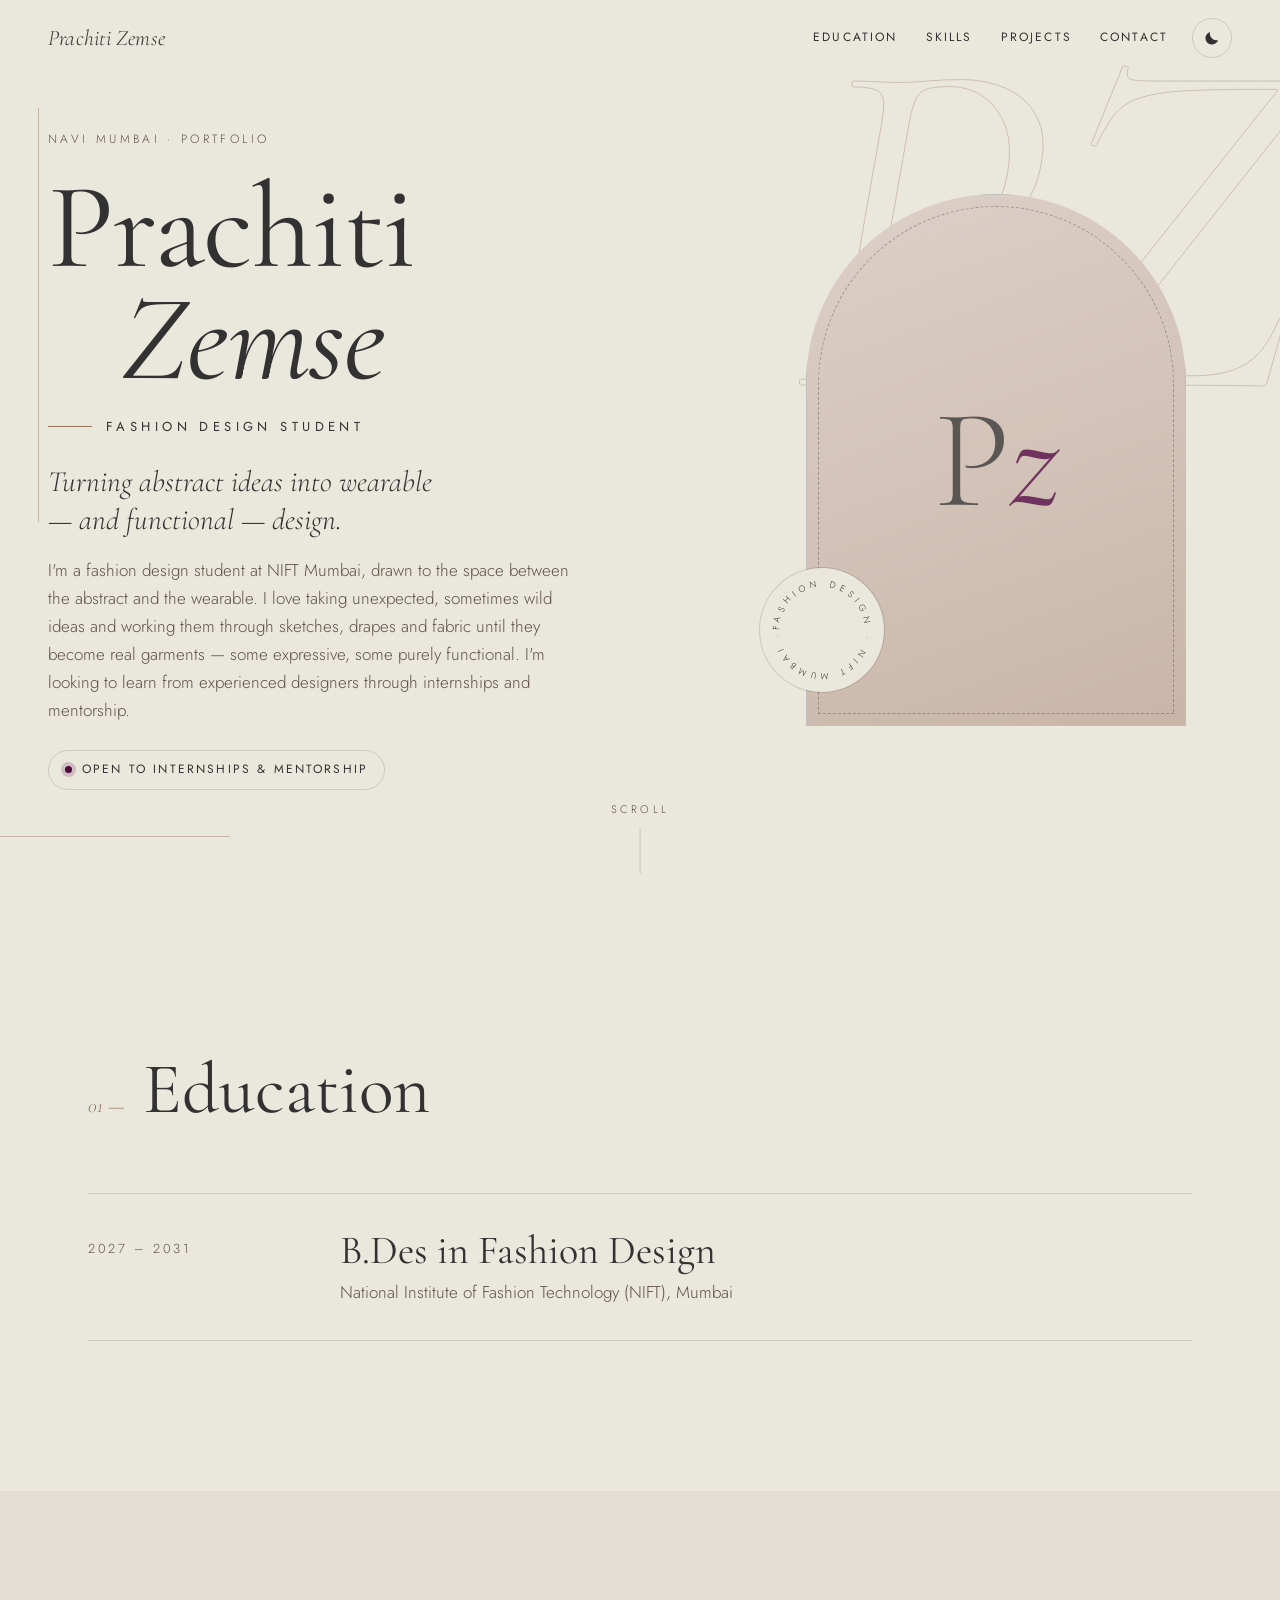
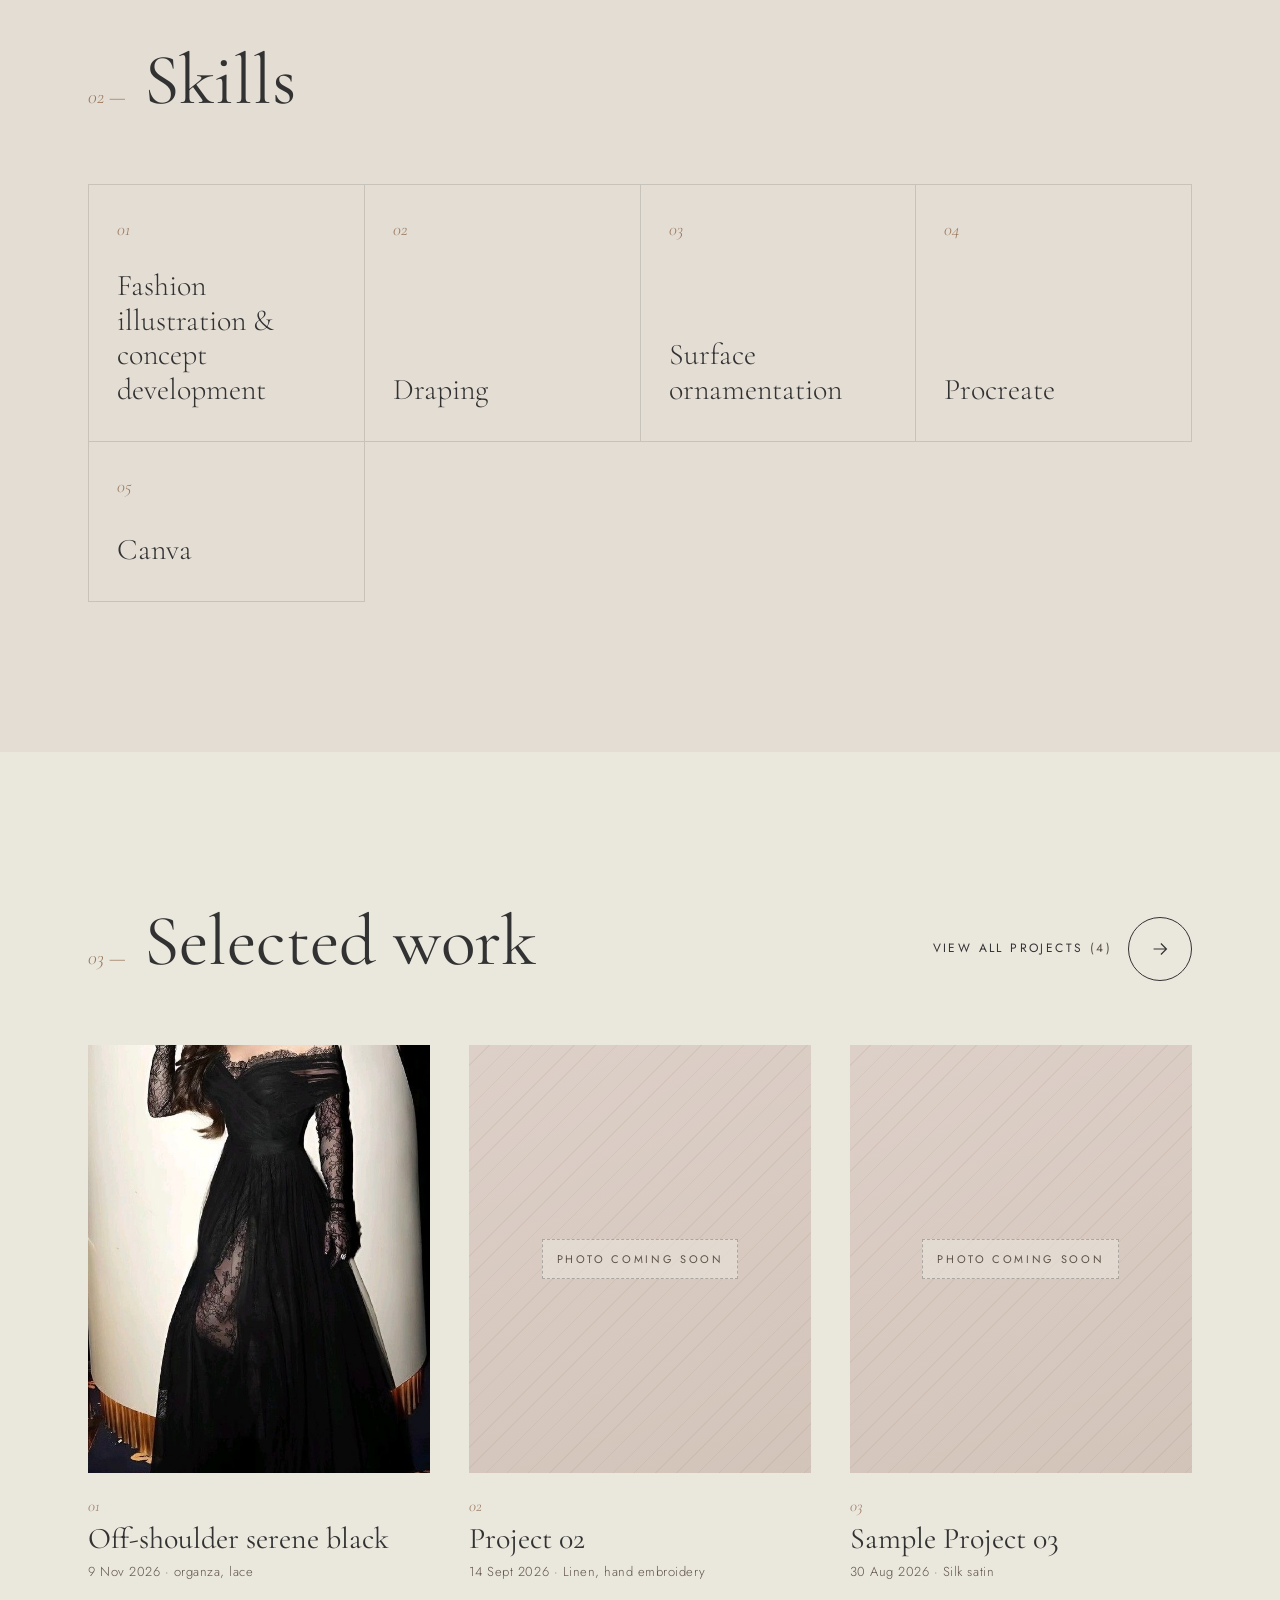
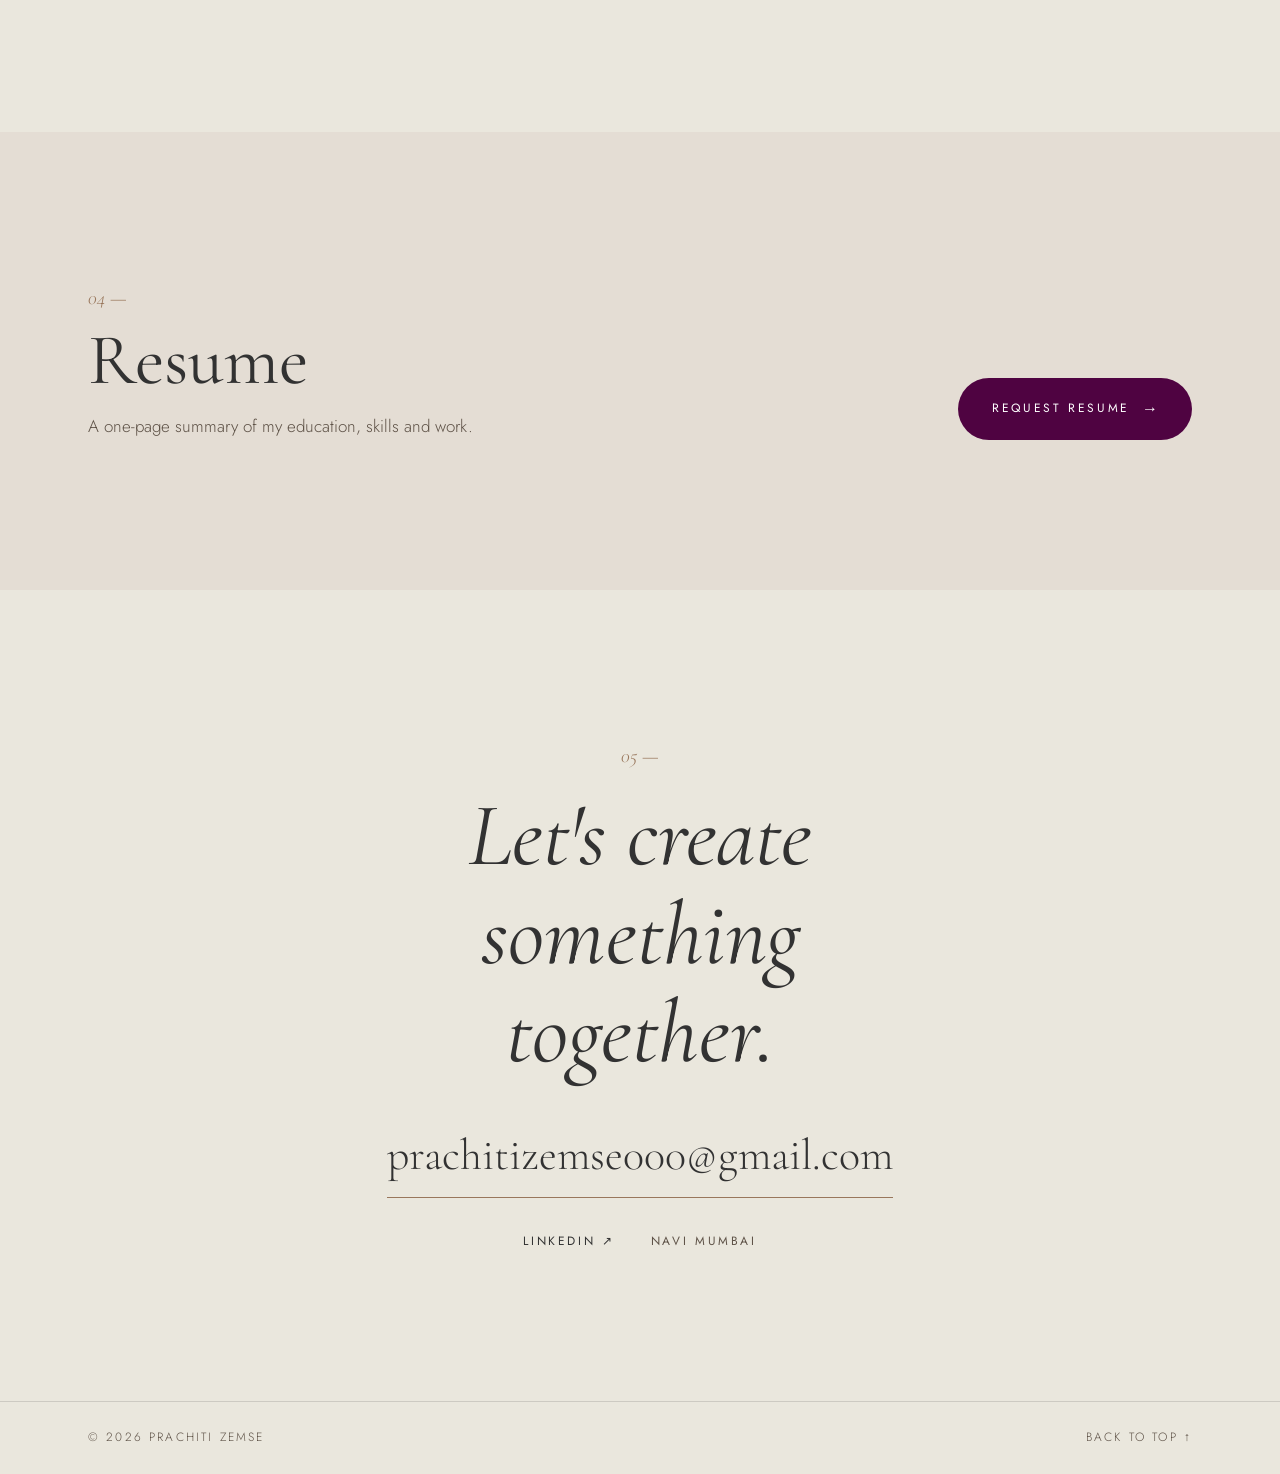
<file: index.html>
<!doctype html>
<html lang="en">
<head>
  <meta charset="utf-8">
  <meta name="viewport" content="width=device-width, initial-scale=1">
  <title>Prachiti Zemse — Fashion Design Portfolio</title>
  <meta name="description" content="Portfolio of Prachiti Zemse, fashion design student at NIFT Mumbai.">
  <meta property="og:title" content="Prachiti Zemse — Fashion Design Portfolio">
  <meta property="og:description" content="Fashion design student at NIFT Mumbai.">
  <link rel="icon" href="favicon.svg" type="image/svg+xml">
  <script>(function(){var t;try{t=localStorage.getItem('theme')}catch(e){}if(t!=='light'&&t!=='dark'){t=window.matchMedia('(prefers-color-scheme: dark)').matches?'dark':'light'}document.documentElement.setAttribute('data-theme',t)})();</script>
  <link rel="preconnect" href="https://fonts.googleapis.com">
  <link rel="preconnect" href="https://fonts.gstatic.com" crossorigin>
  <link rel="stylesheet" href="https://fonts.googleapis.com/css2?family=Cormorant+Garamond:ital,wght@0,400;0,500;0,600;1,400;1,500&family=Jost:wght@300;400;500&display=swap">
  <link rel="stylesheet" href="style.css">
</head>
<body data-page="home">
  <a class="skip-link" href="#main">Skip to content</a>

  <header class="site-header">
    <a class="brand" href="#top" data-field="name">Prachiti Zemse</a>
    <nav class="nav" aria-label="Sections">
      <a href="#education">Education</a>
      <a href="#skills">Skills</a>
      <a href="#projects">Projects</a>
      <a href="#contact">Contact</a>
    </nav>
    <button class="theme-toggle" type="button" aria-label="Toggle dark mode">
      <svg class="icon-sun" viewBox="0 0 24 24" aria-hidden="true"><circle cx="12" cy="12" r="4.2"/><path d="M12 2.5v2.2M12 19.3v2.2M2.5 12h2.2M19.3 12h2.2M5.3 5.3l1.6 1.6M17.1 17.1l1.6 1.6M5.3 18.7l1.6-1.6M17.1 6.9l1.6-1.6"/></svg>
      <svg class="icon-moon" viewBox="0 0 24 24" aria-hidden="true"><path d="M20 14.5A8.5 8.5 0 0 1 9.5 4a8.5 8.5 0 1 0 10.5 10.5z"/></svg>
    </button>
  </header>

  <main id="main">
    <!-- HERO / ABOUT -->
    <section class="hero" id="top">
      <div class="hero-mono" data-speed="0.45" aria-hidden="true">PZ</div>
      <div class="hero-rule hero-rule--a" data-speed="0.2" aria-hidden="true"></div>
      <div class="hero-rule hero-rule--b" data-speed="0.32" aria-hidden="true"></div>

      <div class="hero-inner">
        <div class="hero-text" data-speed="0.18">
          <p class="eyebrow"><span data-field="city">Navi Mumbai</span> · Portfolio</p>
          <h1 class="hero-name" data-name-split>Prachiti Zemse</h1>
          <p class="hero-title" data-field="title">Fashion Design Student</p>
          <p class="hero-tagline" data-field="tagline"></p>
          <p class="hero-about" data-field="about"></p>
          <p class="pill" data-field="availability" data-hide-empty></p>
        </div>

        <figure class="hero-figure" data-speed="0.08">
          <div class="arch">
            <img class="arch-img" alt="" hidden>
            <span class="arch-mono" aria-hidden="true">P<em>z</em></span>
          </div>
          <svg class="badge" viewBox="0 0 120 120" aria-hidden="true" data-rotate>
            <defs><path id="badge-circle" d="M60,60 m-46,0 a46,46 0 1,1 92,0 a46,46 0 1,1 -92,0"/></defs>
            <text><textPath href="#badge-circle" textLength="286" lengthAdjust="spacing">FASHION DESIGN · NIFT MUMBAI · </textPath></text>
          </svg>
        </figure>
      </div>

      <a class="scroll-cue" href="#education"><span>Scroll</span><i aria-hidden="true"></i></a>
    </section>

    <!-- EDUCATION -->
    <section class="section" id="education">
      <div class="container">
        <header class="section-head reveal">
          <span class="section-num">01</span>
          <h2 class="section-title">Education</h2>
        </header>
        <ol class="edu-list" data-list="education"></ol>
      </div>
    </section>

    <!-- SKILLS -->
    <section class="section section--alt" id="skills">
      <div class="container">
        <header class="section-head reveal">
          <span class="section-num">02</span>
          <h2 class="section-title">Skills</h2>
        </header>
        <ul class="skill-grid" data-list="skills"></ul>
      </div>
    </section>

    <!-- PROJECTS -->
    <section class="section" id="projects">
      <div class="container">
        <div class="projects-head">
          <header class="section-head reveal">
            <span class="section-num">03</span>
            <h2 class="section-title">Selected work</h2>
          </header>
          <a class="view-all reveal" href="projects.html">
            <span class="view-all-text">View all projects <small data-count></small></span>
            <span class="view-all-circle" aria-hidden="true">
              <svg viewBox="0 0 24 24"><path d="M5 12h14M13 6l6 6-6 6"/></svg>
            </span>
          </a>
        </div>
        <div class="project-grid" data-projects="featured"></div>
      </div>
    </section>

    <!-- RESUME -->
    <section class="section section--alt" id="resume">
      <div class="container resume-row reveal">
        <div>
          <span class="section-num">04</span>
          <h2 class="section-title">Resume</h2>
          <p class="muted">A one-page summary of my education, skills and work.</p>
        </div>
        <a class="btn" data-resume href="#" target="_blank" rel="noopener">View resume</a>
      </div>
    </section>

    <!-- CONTACT -->
    <section class="section contact" id="contact">
      <div class="container reveal">
        <span class="section-num">05</span>
        <h2 class="contact-heading" data-field="contact_heading">Let's create something together.</h2>
        <a class="contact-email" data-email href="#"></a>
        <ul class="contact-links">
          <li><a data-linkedin href="#" target="_blank" rel="noopener">LinkedIn ↗</a></li>
          <li><span data-field="city"></span></li>
        </ul>
      </div>
    </section>
  </main>

  <footer class="site-footer">
    <div class="container footer-row">
      <span>© <span data-year></span> <span data-field="name"></span></span>
      <a href="#top">Back to top ↑</a>
    </div>
  </footer>

  <script src="app.js" defer></script>
</body>
</html>
</file>
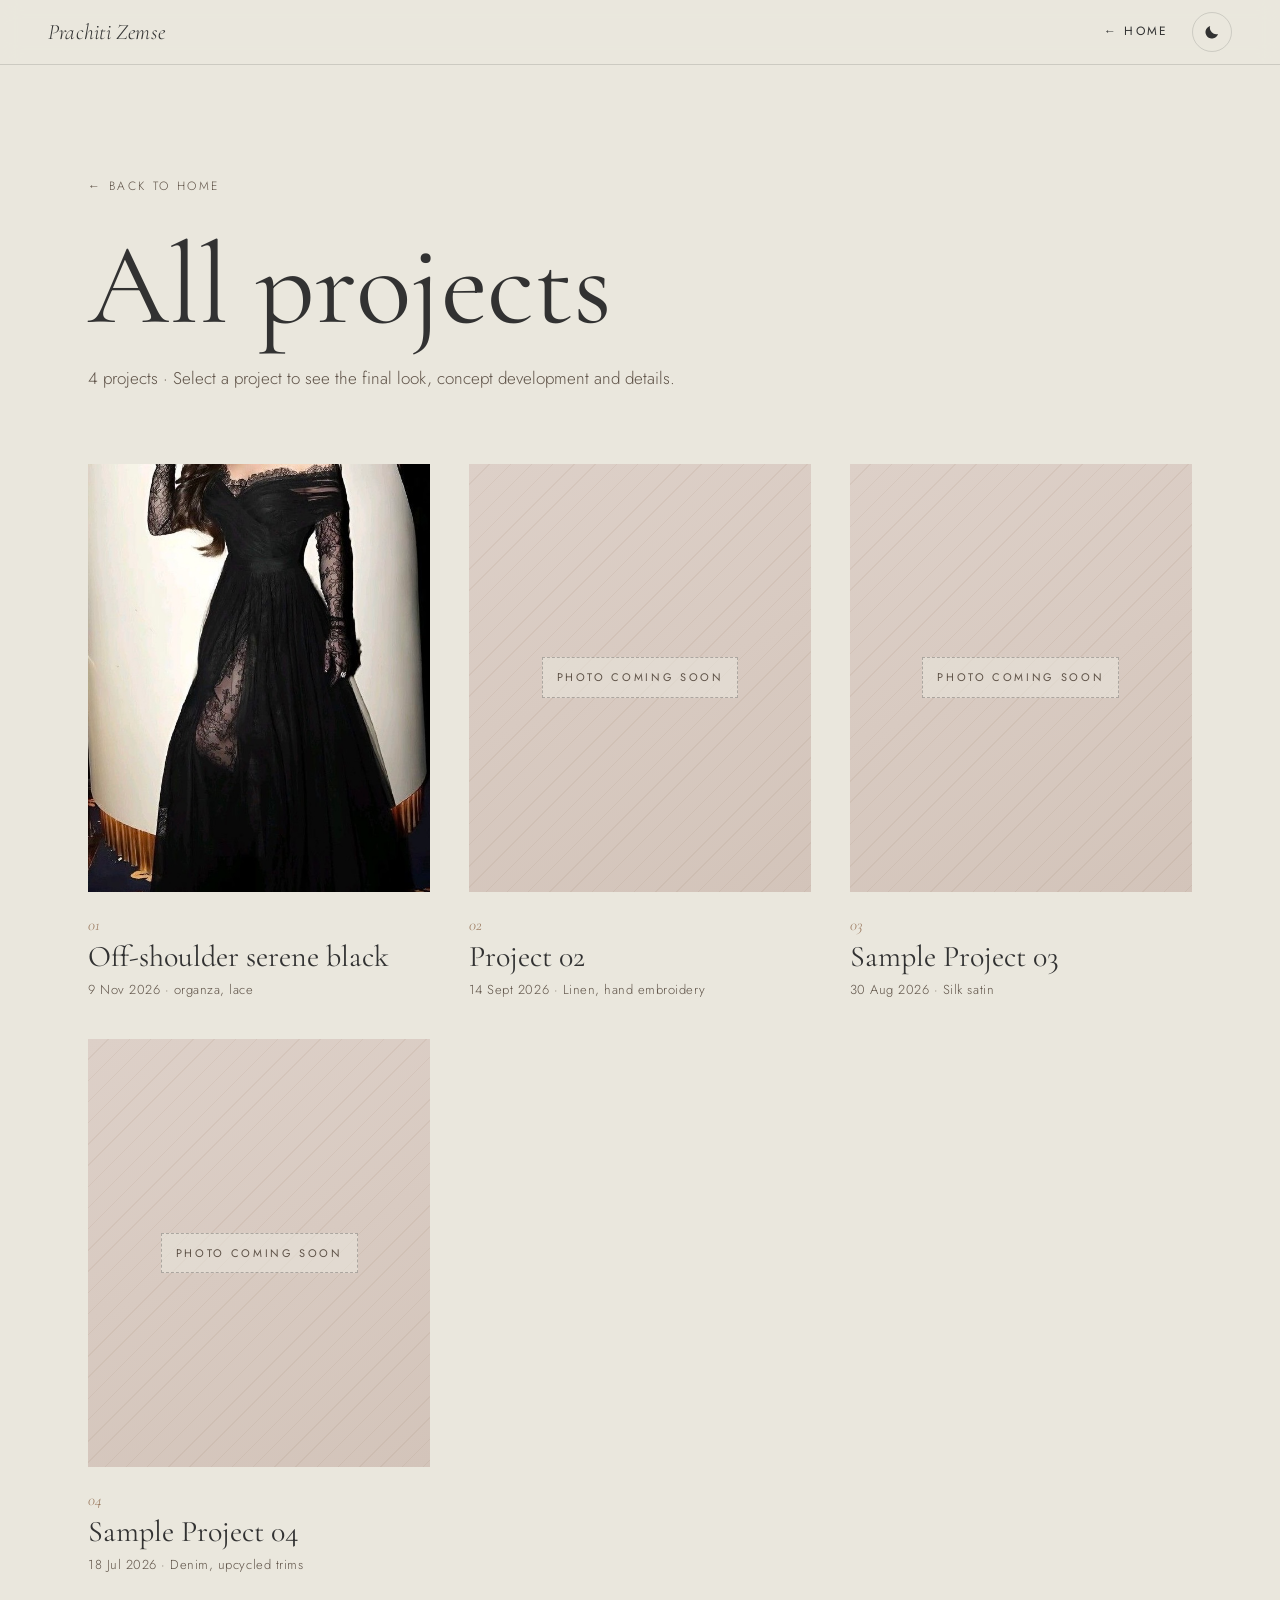
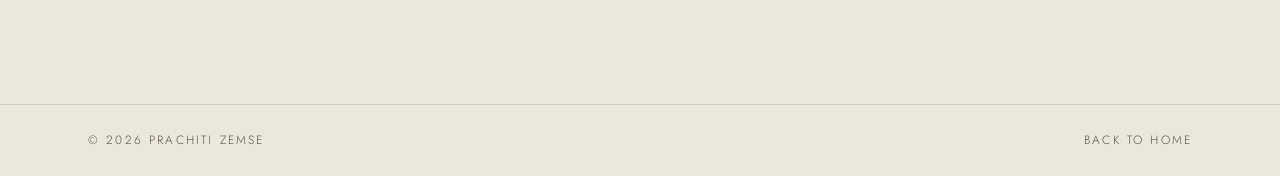
<file: projects.html>
<!doctype html>
<html lang="en">
<head>
  <meta charset="utf-8">
  <meta name="viewport" content="width=device-width, initial-scale=1">
  <title>All projects — Prachiti Zemse</title>
  <meta name="description" content="All fashion design projects by Prachiti Zemse.">
  <link rel="icon" href="favicon.svg" type="image/svg+xml">
  <script>(function(){var t;try{t=localStorage.getItem('theme')}catch(e){}if(t!=='light'&&t!=='dark'){t=window.matchMedia('(prefers-color-scheme: dark)').matches?'dark':'light'}document.documentElement.setAttribute('data-theme',t)})();</script>
  <link rel="preconnect" href="https://fonts.googleapis.com">
  <link rel="preconnect" href="https://fonts.gstatic.com" crossorigin>
  <link rel="stylesheet" href="https://fonts.googleapis.com/css2?family=Cormorant+Garamond:ital,wght@0,400;0,500;0,600;1,400;1,500&family=Jost:wght@300;400;500&display=swap">
  <link rel="stylesheet" href="style.css">
</head>
<body data-page="projects">
  <a class="skip-link" href="#main">Skip to content</a>

  <header class="site-header site-header--solid">
    <a class="brand" href="index.html" data-field="name">Prachiti Zemse</a>
    <nav class="nav nav--always" aria-label="Site">
      <a href="index.html">← Home</a>
    </nav>
    <button class="theme-toggle" type="button" aria-label="Toggle dark mode">
      <svg class="icon-sun" viewBox="0 0 24 24" aria-hidden="true"><circle cx="12" cy="12" r="4.2"/><path d="M12 2.5v2.2M12 19.3v2.2M2.5 12h2.2M19.3 12h2.2M5.3 5.3l1.6 1.6M17.1 17.1l1.6 1.6M5.3 18.7l1.6-1.6M17.1 6.9l1.6-1.6"/></svg>
      <svg class="icon-moon" viewBox="0 0 24 24" aria-hidden="true"><path d="M20 14.5A8.5 8.5 0 0 1 9.5 4a8.5 8.5 0 1 0 10.5 10.5z"/></svg>
    </button>
  </header>

  <main id="main" class="page-projects">
    <div class="container">
      <header class="page-head reveal">
        <a class="back-link" href="index.html">← Back to home</a>
        <h1 class="page-title">All projects</h1>
        <p class="muted"><span data-count></span> · Select a project to see the final look, concept development and details.</p>
      </header>
      <div class="project-grid project-grid--all" data-projects="all"></div>
    </div>
  </main>

  <footer class="site-footer">
    <div class="container footer-row">
      <span>© <span data-year></span> <span data-field="name"></span></span>
      <a href="index.html">Back to home</a>
    </div>
  </footer>

  <script src="app.js" defer></script>
</body>
</html>
</file>
<file: style.css>
/* ==========================================================
   Prachiti Zemse — Portfolio
   Colours, fonts and spacing live in the tokens below.
   ========================================================== */

:root {
  --bg: #EAE7DD;          /* Narvik */
  --surface: #DDD0C8;     /* Beige */
  --text: #323232;        /* Dark grey */
  --muted: #5E5247;
  --accent: #4F0341;      /* Tyrian purple */
  --on-accent: #FFFFFF;
  --detail: #99775C;      /* Sorrell brown — lines & ornaments only */
  --line: rgba(50, 50, 50, 0.16);
  --overlay: rgba(26, 24, 23, 0.55);
  --ph-a: #DDD0C8;
  --ph-b: #D3C4BA;

  --serif: "Cormorant Garamond", "Cormorant", Georgia, "Times New Roman", serif;
  --sans: "Jost", "Futura", "Helvetica Neue", Arial, sans-serif;

  --gutter: clamp(16px, 4vw, 48px);
  --maxw: 1200px;
  --radius: 2px;
  --ease: cubic-bezier(.22, .61, .36, 1);
  color-scheme: light;
}

:root[data-theme="dark"] {
  --bg: #1A1817;
  --surface: #323232;     /* Dark grey */
  --text: #EAE7DD;        /* Narvik */
  --muted: #B9AEA4;
  --accent: #DDD0C8;      /* Beige */
  --on-accent: #1A1817;
  --detail: #99775C;
  --line: rgba(234, 231, 221, 0.16);
  --overlay: rgba(0, 0, 0, 0.7);
  --ph-a: #2A2725;
  --ph-b: #33302D;
  color-scheme: dark;
}

/* ---------- Base ---------- */
*, *::before, *::after { box-sizing: border-box; }
html { scroll-behavior: smooth; -webkit-text-size-adjust: 100%; }
body {
  margin: 0;
  background: var(--bg);
  color: var(--text);
  font-family: var(--sans);
  font-weight: 300;
  font-size: 17px;
  line-height: 1.65;
  overflow-x: hidden;
  transition: background-color .4s var(--ease), color .4s var(--ease);
}
img { display: block; max-width: 100%; }
a { color: inherit; text-decoration: none; }
button { font: inherit; color: inherit; }
h1, h2, h3 { font-family: var(--serif); font-weight: 400; line-height: 1.1; margin: 0; }
p { margin: 0; }
::selection { background: var(--accent); color: var(--on-accent); }
:focus-visible { outline: 2px solid var(--accent); outline-offset: 3px; }

.container { width: 100%; max-width: var(--maxw); margin: 0 auto; padding: 0 var(--gutter); }
.muted { color: var(--muted); }
.skip-link {
  position: absolute; left: 16px; top: -60px; z-index: 100;
  background: var(--accent); color: var(--on-accent); padding: 8px 14px;
}
.skip-link:focus { top: 12px; }

/* ---------- Header ---------- */
.site-header {
  position: fixed; inset: 0 0 auto 0; z-index: 40;
  display: flex; align-items: center; gap: 24px;
  padding: 18px var(--gutter);
  transition: background-color .4s var(--ease), box-shadow .4s var(--ease), padding .4s var(--ease);
}
.site-header.is-scrolled, .site-header--solid {
  background: color-mix(in srgb, var(--bg) 88%, transparent);
  -webkit-backdrop-filter: blur(10px); backdrop-filter: blur(10px);
  box-shadow: 0 1px 0 var(--line);
  padding-top: 12px; padding-bottom: 12px;
}
.brand {
  font-family: var(--serif); font-size: 22px; font-style: italic; letter-spacing: .01em;
  margin-right: auto;
}
.nav { display: flex; gap: 28px; }
.nav a {
  font-size: 12px; text-transform: uppercase; letter-spacing: .18em; font-weight: 400;
  position: relative; padding: 4px 0;
}
.nav a::after {
  content: ""; position: absolute; left: 0; right: 0; bottom: 0; height: 1px;
  background: currentColor; transform: scaleX(0); transform-origin: right;
  transition: transform .4s var(--ease);
}
.nav a:hover::after { transform: scaleX(1); transform-origin: left; }

.theme-toggle {
  width: 40px; height: 40px; border-radius: 50%; flex: none;
  border: 1px solid var(--line); background: transparent; cursor: pointer;
  display: grid; place-items: center;
  transition: border-color .3s, transform .5s var(--ease);
}
.theme-toggle:hover { border-color: var(--text); transform: rotate(20deg); }
.theme-toggle svg { width: 18px; height: 18px; fill: none; stroke: currentColor; stroke-width: 1.4; stroke-linecap: round; grid-area: 1 / 1; transition: opacity .3s, transform .5s var(--ease); }
.theme-toggle .icon-moon { fill: currentColor; stroke: none; }
:root[data-theme="light"] .theme-toggle .icon-sun,
:root:not([data-theme]) .theme-toggle .icon-sun { opacity: 0; transform: rotate(-90deg) scale(.6); }
:root[data-theme="dark"] .theme-toggle .icon-moon { opacity: 0; transform: rotate(90deg) scale(.6); }

/* ---------- Hero ---------- */
.hero {
  position: relative; min-height: 100vh; min-height: 100svh;
  display: flex; align-items: center;
  padding: 110px var(--gutter) 90px;
  overflow: hidden;
}
.hero-inner {
  position: relative; z-index: 2;
  width: 100%; max-width: var(--maxw); margin: 0 auto;
  display: grid; grid-template-columns: 1.35fr 1fr; gap: clamp(32px, 6vw, 96px); align-items: center;
}
.hero-mono {
  position: absolute; z-index: 0; right: -2vw; top: 4vh;
  font-family: var(--serif); font-style: italic; font-weight: 400;
  font-size: clamp(220px, 38vw, 560px); line-height: .8;
  color: transparent; -webkit-text-stroke: 1px var(--detail); opacity: .35;
  pointer-events: none; user-select: none;
}
.hero-rule { position: absolute; z-index: 1; background: var(--detail); opacity: .45; pointer-events: none; }
.hero-rule--a { width: 1px; height: 46vh; left: 3vw; top: 12vh; }
.hero-rule--b { height: 1px; width: 18vw; left: 0; bottom: 7vh; }

.eyebrow {
  font-size: 12px; text-transform: uppercase; letter-spacing: .28em; color: var(--muted);
  margin-bottom: 22px;
}
.hero-name {
  font-size: clamp(56px, 9.5vw, 140px); line-height: .92; letter-spacing: -.01em;
  margin-bottom: 20px;
}
.hero-name .line { display: block; overflow: hidden; }
.hero-name .line > span { display: inline-block; transform: translateY(105%); animation: rise 1.1s var(--ease) forwards; }
.hero-name .line:nth-child(2) > span { animation-delay: .12s; font-style: italic; padding-left: .6em; }
@keyframes rise { to { transform: none; } }

.hero-title {
  font-size: 13px; text-transform: uppercase; letter-spacing: .34em; font-weight: 400;
  margin-bottom: 26px; display: flex; align-items: center; gap: 14px;
}
.hero-title::before { content: ""; width: 44px; height: 1px; background: var(--detail); }
.hero-tagline { font-family: var(--serif); font-style: italic; font-size: clamp(22px, 2.3vw, 30px); line-height: 1.3; margin-bottom: 16px; max-width: 30ch; }
.hero-about { color: var(--muted); max-width: 54ch; margin-bottom: 26px; }
.pill {
  display: inline-flex; align-items: center; gap: 10px;
  font-size: 12px; text-transform: uppercase; letter-spacing: .18em; font-weight: 400;
  padding: 9px 16px; border: 1px solid var(--line); border-radius: 999px;
}
.pill::before { content: ""; width: 7px; height: 7px; border-radius: 50%; background: var(--accent); box-shadow: 0 0 0 4px color-mix(in srgb, var(--accent) 18%, transparent); }

.hero-text > * { opacity: 0; animation: fade-up 1s var(--ease) forwards; }
.hero-text > :nth-child(1) { animation-delay: .05s; }
.hero-text > :nth-child(2) { opacity: 1; animation: none; }
.hero-text > :nth-child(3) { animation-delay: .45s; }
.hero-text > :nth-child(4) { animation-delay: .6s; }
.hero-text > :nth-child(5) { animation-delay: .72s; }
.hero-text > :nth-child(6) { animation-delay: .85s; }
@keyframes fade-up { from { opacity: 0; transform: translateY(18px); } to { opacity: 1; transform: none; } }

.hero-figure { position: relative; margin: 0; justify-self: center; width: min(100%, 380px); opacity: 0; animation: fade-up 1.2s .3s var(--ease) forwards; }
.arch {
  position: relative; aspect-ratio: 3 / 4.2; width: 100%;
  border-radius: 999px 999px var(--radius) var(--radius);
  background: linear-gradient(160deg, var(--surface), color-mix(in srgb, var(--surface) 70%, var(--detail)));
  overflow: hidden; display: grid; place-items: center;
}
.arch::after { /* stitch line */
  content: ""; position: absolute; inset: 12px;
  border: 1px dashed color-mix(in srgb, var(--text) 35%, transparent);
  border-radius: 999px 999px var(--radius) var(--radius);
  pointer-events: none;
}
.arch-img { position: absolute; inset: 0; width: 100%; height: 100%; object-fit: cover; }
.arch-mono { font-family: var(--serif); font-size: clamp(90px, 11vw, 150px); color: var(--text); opacity: .75; line-height: 1; }
.arch-mono em { font-style: italic; color: var(--accent); }
.badge {
  position: absolute; width: 124px; height: 124px; left: -46px; bottom: 34px;
  background: var(--bg); border-radius: 50%; padding: 6px;
  box-shadow: 0 0 0 1px var(--line);
}
.badge text { font-family: var(--sans); font-size: 9.6px; letter-spacing: 3.1px; fill: var(--text); }

.scroll-cue {
  position: absolute; z-index: 2; left: 50%; bottom: 26px; transform: translateX(-50%);
  display: flex; flex-direction: column; align-items: center; gap: 10px;
  font-size: 11px; text-transform: uppercase; letter-spacing: .3em; color: var(--muted);
}
.scroll-cue i { width: 1px; height: 46px; background: var(--line); position: relative; overflow: hidden; }
.scroll-cue i::after { content: ""; position: absolute; left: 0; top: -40%; width: 1px; height: 40%; background: var(--text); animation: drip 2.2s var(--ease) infinite; }
@keyframes drip { to { top: 100%; } }

/* ---------- Sections ---------- */
.section { padding: clamp(80px, 12vw, 150px) 0; position: relative; }
.section--alt { background: color-mix(in srgb, var(--surface) 45%, var(--bg)); }
.section-head { display: flex; align-items: baseline; gap: 18px; margin-bottom: clamp(36px, 5vw, 64px); }
.section-num { font-family: var(--serif); font-style: italic; font-size: 20px; color: var(--detail); }
.section-num::after { content: " —"; }
.section-title { font-size: clamp(40px, 6vw, 72px); }

/* Education */
.edu-list { list-style: none; margin: 0; padding: 0; border-top: 1px solid var(--line); }
.edu-item {
  display: grid; grid-template-columns: 220px 1fr; gap: 32px;
  padding: 34px 0; border-bottom: 1px solid var(--line);
}
.edu-years { font-size: 13px; text-transform: uppercase; letter-spacing: .2em; color: var(--muted); padding-top: 10px; }
.edu-degree { font-size: clamp(28px, 3.4vw, 40px); margin-bottom: 6px; }
.edu-inst { color: var(--muted); }
.edu-details { margin-top: 12px; max-width: 60ch; white-space: pre-line; }

/* Skills */
.skill-grid {
  list-style: none; margin: 0; padding: 0;
  display: grid; grid-template-columns: repeat(auto-fill, minmax(260px, 1fr));
  border-top: 1px solid var(--line); border-left: 1px solid var(--line);
}
.skill {
  position: relative; padding: 30px 28px 34px; min-height: 160px;
  border-right: 1px solid var(--line); border-bottom: 1px solid var(--line);
  display: flex; flex-direction: column; justify-content: space-between; gap: 24px;
  transition: background-color .4s var(--ease);
}
.skill::after {
  content: ""; position: absolute; left: 0; bottom: -1px; height: 2px; width: 100%;
  background: var(--accent); transform: scaleX(0); transform-origin: left; transition: transform .5s var(--ease);
}
.skill:hover { background: color-mix(in srgb, var(--surface) 55%, transparent); }
.skill:hover::after { transform: scaleX(1); }
.skill-num { font-family: var(--serif); font-style: italic; color: var(--detail); font-size: 18px; }
.skill-name { font-family: var(--serif); font-size: clamp(24px, 2.4vw, 30px); line-height: 1.15; }

/* Projects */
.projects-head { display: flex; align-items: flex-end; justify-content: space-between; gap: 24px; margin-bottom: clamp(36px, 5vw, 64px); }
.projects-head .section-head { margin-bottom: 0; }
.view-all { display: inline-flex; align-items: center; gap: 16px; flex: none; }
.view-all-text { font-size: 12px; text-transform: uppercase; letter-spacing: .2em; font-weight: 400; }
.view-all-text small { color: var(--muted); font-size: inherit; }
.view-all-circle {
  width: 64px; height: 64px; border-radius: 50%; border: 1px solid var(--text);
  display: grid; place-items: center; position: relative; overflow: hidden;
  transition: color .4s var(--ease), border-color .4s;
}
.view-all-circle::before {
  content: ""; position: absolute; inset: 0; border-radius: 50%; background: var(--accent);
  transform: scale(0); transition: transform .5s var(--ease);
}
.view-all-circle svg { position: relative; width: 22px; height: 22px; fill: none; stroke: currentColor; stroke-width: 1.3; transition: transform .5s var(--ease); }
.view-all:hover .view-all-circle { color: var(--on-accent); border-color: var(--accent); }
.view-all:hover .view-all-circle::before { transform: scale(1); }
.view-all:hover .view-all-circle svg { transform: translateX(4px) rotate(-45deg); }

.project-grid { display: grid; grid-template-columns: repeat(3, 1fr); gap: clamp(20px, 3vw, 40px); }
.project-card { display: block; width: 100%; text-align: left; background: none; border: 0; padding: 0; cursor: pointer; }
.project-media { position: relative; aspect-ratio: 4 / 5; overflow: hidden; background: var(--surface); margin-bottom: 18px; }
.project-media img, .project-media .ph { position: absolute; inset: 0; width: 100%; height: 100%; object-fit: cover; transition: transform 1.1s var(--ease); }
.project-card:hover .project-media img, .project-card:hover .project-media .ph { transform: scale(1.045); }
.project-media::after {
  content: "View project"; position: absolute; left: 50%; top: 50%; transform: translate(-50%, -40%);
  font-size: 11px; text-transform: uppercase; letter-spacing: .24em; font-weight: 400;
  background: var(--bg); color: var(--text); padding: 10px 18px; opacity: 0;
  transition: opacity .4s var(--ease), transform .4s var(--ease);
}
.project-card:hover .project-media::after, .project-card:focus-visible .project-media::after { opacity: 1; transform: translate(-50%, -50%); }
.project-index { font-family: var(--serif); font-style: italic; color: var(--detail); font-size: 16px; }
.project-title { font-size: clamp(24px, 2.4vw, 30px); margin: 2px 0 6px; transition: color .3s; }
.project-card:hover .project-title { color: var(--accent); }
.project-meta { font-size: 13px; color: var(--muted); letter-spacing: .04em; }

/* Placeholder visual (shown until a photo is uploaded) */
.ph {
  display: grid; place-items: center; text-align: center;
  background:
    repeating-linear-gradient(135deg, transparent 0 14px, color-mix(in srgb, var(--detail) 10%, transparent) 14px 15px),
    linear-gradient(160deg, var(--ph-a), var(--ph-b));
  color: var(--muted);
}
.ph span {
  font-size: 11px; text-transform: uppercase; letter-spacing: .24em; font-weight: 400;
  border: 1px dashed color-mix(in srgb, var(--text) 30%, transparent); padding: 10px 14px; background: color-mix(in srgb, var(--bg) 60%, transparent);
  max-width: 80%;
}

/* Resume */
.resume-row { display: flex; align-items: flex-end; justify-content: space-between; gap: 32px; flex-wrap: wrap; }
.resume-row .section-title { margin: 6px 0 12px; }
.btn {
  display: inline-flex; align-items: center; gap: 12px;
  background: var(--accent); color: var(--on-accent);
  padding: 18px 34px; border-radius: 999px;
  font-size: 12px; text-transform: uppercase; letter-spacing: .22em; font-weight: 400;
  position: relative; overflow: hidden; transition: transform .4s var(--ease), box-shadow .4s var(--ease);
}
.btn::after { content: "→"; letter-spacing: 0; font-size: 16px; transition: transform .4s var(--ease); }
.btn:hover { transform: translateY(-2px); box-shadow: 0 12px 30px -14px var(--accent); }
.btn:hover::after { transform: translateX(4px); }

/* Contact */
.contact { text-align: center; }
.contact-heading { font-size: clamp(42px, 7vw, 96px); font-style: italic; margin: 14px auto 36px; max-width: 14ch; }
.contact-email {
  display: inline-block; font-family: var(--serif); font-size: clamp(22px, 3.6vw, 44px);
  overflow-wrap: anywhere; position: relative; padding-bottom: 6px;
}
.contact-email::after {
  content: ""; position: absolute; left: 0; right: 0; bottom: 0; height: 1px; background: var(--detail);
  transform-origin: right; transition: transform .6s var(--ease);
}
.contact-email:hover { color: var(--accent); }
.contact-email:hover::after { transform: scaleX(0); }
.contact-links { list-style: none; padding: 0; margin: 34px 0 0; display: flex; justify-content: center; gap: 36px; flex-wrap: wrap; font-size: 12px; text-transform: uppercase; letter-spacing: .22em; font-weight: 400; color: var(--muted); }
.contact-links a { color: var(--text); border-bottom: 1px solid transparent; transition: border-color .3s; }
.contact-links a:hover { border-color: currentColor; }

/* Footer */
.site-footer { border-top: 1px solid var(--line); padding: 26px 0; font-size: 12px; text-transform: uppercase; letter-spacing: .18em; color: var(--muted); }
.footer-row { display: flex; justify-content: space-between; gap: 16px; flex-wrap: wrap; }
.footer-row a:hover { color: var(--text); }

/* ---------- Projects page ---------- */
.page-projects { padding: clamp(120px, 14vw, 170px) 0 clamp(80px, 10vw, 130px); }
.page-head { margin-bottom: clamp(40px, 6vw, 72px); }
.back-link { display: inline-block; font-size: 12px; text-transform: uppercase; letter-spacing: .2em; color: var(--muted); margin-bottom: 26px; transition: color .3s, transform .3s var(--ease); }
.back-link:hover { color: var(--text); transform: translateX(-4px); }
.page-title { font-size: clamp(52px, 9vw, 120px); margin-bottom: 14px; }
.nav--always { display: flex; }

/* ---------- Project pop-up (3 : 2) ---------- */
.modal {
  border: 0; padding: 0; margin: auto; background: var(--bg); color: var(--text);
  width: min(1180px, calc(100vw - 48px)); height: min(780px, calc(100vh - 48px)); max-height: none; max-width: none;
  box-shadow: 0 40px 120px -30px rgba(0,0,0,.5);
  overflow: hidden;
}
.modal::backdrop { background: var(--overlay); -webkit-backdrop-filter: blur(4px); backdrop-filter: blur(4px); }
.modal[open] { animation: modal-in .5s var(--ease); }
.modal[open]::backdrop { animation: fade .5s var(--ease); }
@keyframes modal-in { from { opacity: 0; transform: translateY(24px) scale(.985); } to { opacity: 1; transform: none; } }
@keyframes fade { from { opacity: 0; } }
.modal-grid { display: grid; grid-template-columns: 3fr 2fr; height: 100%; }

.gallery { position: relative; background: var(--surface); display: flex; flex-direction: column; min-height: 0; }
.gallery-stage { position: relative; flex: 1; min-height: 0; overflow: hidden; }
.gallery-stage img, .gallery-stage .ph { position: absolute; inset: 0; width: 100%; height: 100%; object-fit: contain; animation: fade .45s var(--ease); }
.gallery-stage .ph { object-fit: unset; }
.gallery-caption {
  position: absolute; left: 16px; top: 16px; z-index: 2;
  font-size: 11px; text-transform: uppercase; letter-spacing: .22em; font-weight: 400;
  background: var(--bg); padding: 8px 12px;
}
.gallery-nav {
  position: absolute; top: 50%; z-index: 2; transform: translateY(-50%);
  width: 46px; height: 46px; border-radius: 50%; border: 0; cursor: pointer;
  background: var(--bg); display: grid; place-items: center; font-size: 18px;
  transition: background-color .3s, color .3s;
}
.gallery-nav:hover { background: var(--accent); color: var(--on-accent); }
.gallery-nav--prev { left: 16px; }
.gallery-nav--next { right: 16px; }
.gallery-nav[hidden] { display: none; }
.thumbs { display: flex; gap: 8px; padding: 10px; overflow-x: auto; background: color-mix(in srgb, var(--surface) 80%, var(--bg)); flex: none; scrollbar-width: thin; }
.thumb { flex: none; width: 60px; height: 72px; padding: 0; border: 1px solid transparent; cursor: pointer; background: var(--bg); opacity: .6; transition: opacity .3s, border-color .3s; overflow: hidden; position: relative; }
.thumb img, .thumb .ph { width: 100%; height: 100%; object-fit: cover; }
.thumb .ph span { display: none; }
.thumb:hover { opacity: 1; }
.thumb[aria-current="true"] { opacity: 1; border-color: var(--accent); }

.specs { display: flex; flex-direction: column; min-height: 0; overflow-y: auto; padding: clamp(28px, 3.4vw, 48px); }
.specs-top { display: flex; justify-content: space-between; align-items: center; gap: 12px; margin-bottom: 30px; }
.modal-back { background: none; border: 0; padding: 0; cursor: pointer; font-size: 12px; text-transform: uppercase; letter-spacing: .2em; color: var(--muted); transition: color .3s; }
.modal-back:hover { color: var(--text); }
.modal-close { width: 40px; height: 40px; border-radius: 50%; border: 1px solid var(--line); background: none; cursor: pointer; font-size: 20px; line-height: 1; transition: transform .4s var(--ease), border-color .3s; }
.modal-close:hover { transform: rotate(90deg); border-color: var(--text); }
.specs-title { font-size: clamp(34px, 3.6vw, 48px); margin-bottom: 18px; }
.specs-desc { color: var(--muted); white-space: pre-line; margin-bottom: 30px; }
.spec-list { margin: 0; border-top: 1px solid var(--line); }
.spec-row { display: grid; grid-template-columns: 130px 1fr; gap: 16px; padding: 14px 0; border-bottom: 1px solid var(--line); }
.spec-row dt { font-size: 11px; text-transform: uppercase; letter-spacing: .2em; color: var(--muted); padding-top: 4px; }
.spec-row dd { margin: 0; }
body.modal-open { overflow: hidden; }

/* ---------- Scroll reveal ---------- */
.reveal { opacity: 0; transform: translateY(28px); transition: opacity 1s var(--ease), transform 1s var(--ease); }
.reveal.is-visible { opacity: 1; transform: none; }

/* ---------- Responsive ---------- */
@media (max-width: 960px) {
  .nav:not(.nav--always) { display: none; }
  .hero-inner { grid-template-columns: 1fr; }
  .hero-figure { width: min(70%, 300px); justify-self: start; margin-left: 46px; }
  .project-grid { grid-template-columns: repeat(2, 1fr); }
  .modal { width: 100vw; height: 100svh; height: 100dvh; }
  .modal-grid { grid-template-columns: 1fr; grid-template-rows: auto auto; height: auto; }
  .modal { overflow-y: auto; }
  .gallery-stage { flex: none; aspect-ratio: 4 / 5; max-height: 58vh; width: 100%; }
  .gallery-stage .ph span { max-width: 62%; }
  .specs { overflow: visible; }
  .modal-close { position: fixed; top: 12px; right: 12px; z-index: 5; background: var(--bg); }
}
@media (max-width: 640px) {
  body { font-size: 16px; }
  .hero { padding-top: 96px; }
  .hero-mono { top: auto; bottom: 8vh; right: -10vw; }
  .hero-rule { display: none; }
  .hero-figure { width: 72%; margin-left: 40px; }
  .badge { width: 96px; height: 96px; left: -36px; }
  .project-grid { grid-template-columns: 1fr; }
  .projects-head { flex-direction: column; align-items: flex-start; }
  .edu-item { grid-template-columns: 1fr; gap: 6px; }
  .edu-years { padding-top: 0; }
  .spec-row { grid-template-columns: 1fr; gap: 2px; }
  .view-all-circle { width: 52px; height: 52px; }
  .modal-grid { display: flex; flex-direction: column; }
  .gallery { order: 0; }
  .specs { padding: 22px 16px 40px; }
}

@media (prefers-reduced-motion: reduce) {
  *, *::before, *::after { animation-duration: .01ms !important; animation-iteration-count: 1 !important; transition-duration: .01ms !important; scroll-behavior: auto !important; }
  .reveal { opacity: 1; transform: none; }
}
</file>
